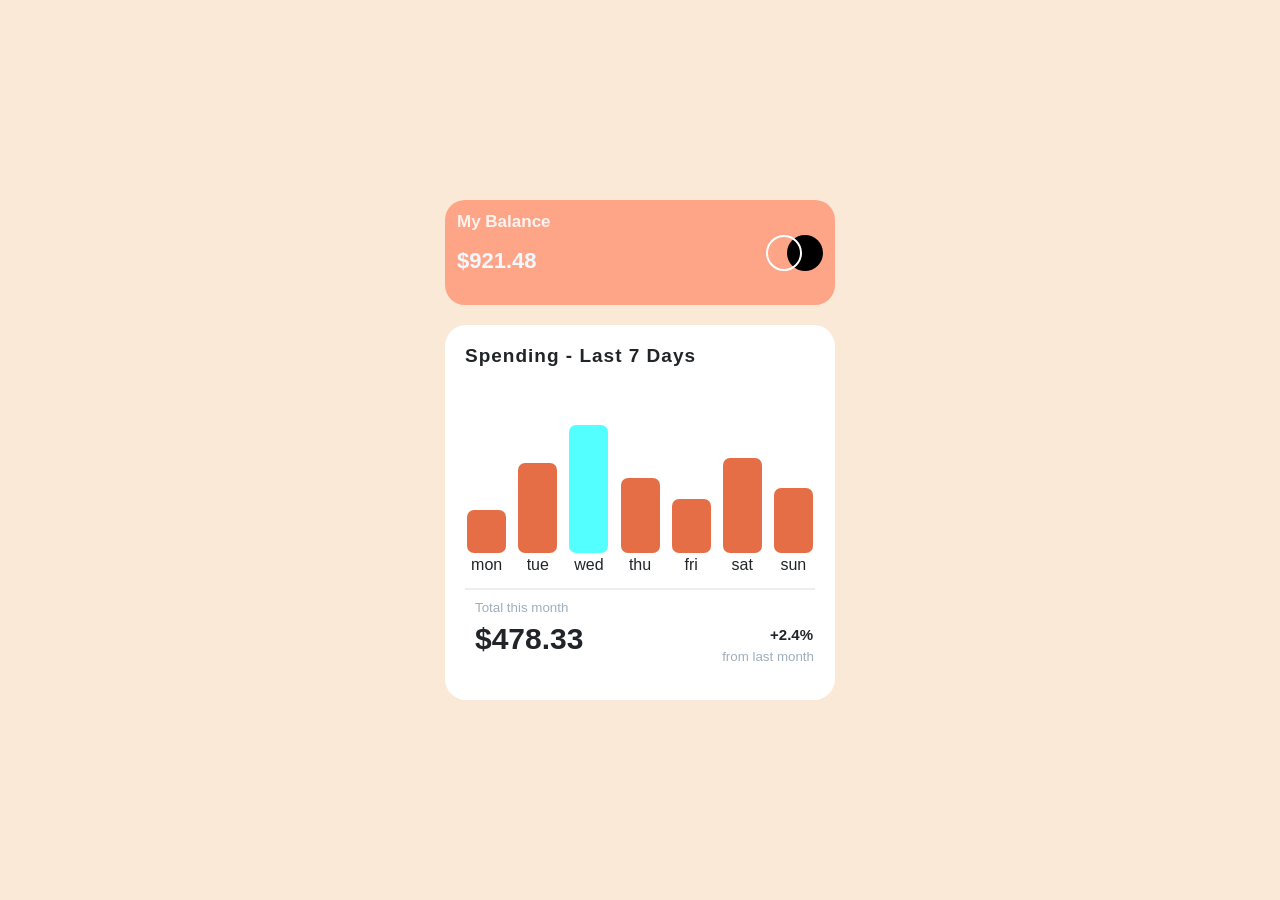
<file: index.html>
<!DOCTYPE html>
<html lang="en">
    <head>
        <meta charset="UTF-8">
        <meta name="viewport" content="width=device-width, initial-scale=1.0">
        <title>TASK5</title>
        <link
            href="https://cdn.jsdelivr.net/npm/bootstrap@5.3.8/dist/css/bootstrap.min.css"
            rel="stylesheet"
            integrity="sha384-sRIl4kxILFvY47J16cr9ZwB07vP4J8+LH7qKQnuqkuIAvNWLzeN8tE5YBujZqJLB"
            crossorigin="anonymous">
        <link rel="stylesheet" href="style.css">
    </head>
    <body>
        <div class="container">

            <!-- Balance Container -->
            <header class="top-card">
                <div class="balance">
                    <h3 class="balance-title"> my Balance</h3>
                    <p class="balance-amount">$921.48 </p>
                </div>
                <!-- Circle  -->
                <div class="circle-light">
                </div>
                <div class="circle-dark ">
                </div>
                <!-- </div> -->

            </header>
            <section class="spending-card">
            
                <div class="spending">
                    <h3 class="spending-title">Spending - Last 7 days</h3>
                    <!-- Days Container -->
                    <div class="days">

                        <div class="mon"> <div class="bar1"></div><span>mon</span></div>
                        <div class="tue"> <div class="bar2"></div><span>tue</span> </div>
                        <div class="wed"> <div class="bar3"></div> <span>wed</span></div>
                        <div class="thu"> <div class="bar4"></div> <span>thu</span></div>
                        <div class="fri"><div class="bar5"></div><span>fri</span></div>
                        <div class="sat"> <div class="bar6"></div><span>sat</span></div>
                        <div class="sun"> <div class="bar7"></div><span>sun </span></div>


                    </div>

                    <!-- Total Container -->
                    <div class="total-card">
                    <div class="total">
                        <h3 class="total-title">Total this month</h3>
                        <p class="total-amount">$478.33</p>
                    </div>
                        <div class="total-change">
                            <h3 class="change-percentage">+2.4%</h3>
                            <p class="change-description">from last month</p>
                        </div>
                    </div>
                    </div>

                </div>
            </section>
        </div>

    </body>
</html>
</file>
<file: style.css>
* {
    box-sizing: border-box;
    padding: 0;
    margin: 0;
    /* background-color: #ffffff; */
}

body {
    font-family: Arial, Helvetica, sans-serif;
    min-height: 100vh;
    display: flex;
    justify-content: center;
    align-items: center;
    background-color: rgba(243, 203, 158, 0.409);
}

.container {
    max-width: 450px;
    width: 100%;
    display: flex;
    margin: 30px 40px;
    padding: 30px;
    flex-direction: column;
    gap: 20px;
}
.top-card {
    display: flex;
    justify-content: space-between;
    align-items: center;
    text-transform: capitalize;
    position: relative;
    border-radius: 20px;
    background-color: #ffa587;
    padding: 12px 12px;
}
.top-card h3 {
    padding-bottom: 12px;
    color: #ffffff8a;
    font-weight: 400;
}
.top-card .balance-title {
    padding-bottom: 4px;
    color: #ffffffde;
    font-weight: 600;
    font-size: 17px;
}

.top-card .balance-amount {
    font-size: 22px;
    font-weight: 900;
    color: aliceblue;
}
.top-card .circle-light {
    width: 36px;
    height: 36px;
    /* background-color: black; */
    border: 2px white solid;
    border-radius: 50%;
    position: absolute;
    right: 33px;

    /* top: 29px; */
}

.top-card .circle-dark {
    width: 36px;
    height: 36px;
    background-color: black;
    border-radius: 50%;
    /* position: absolute; */
}
/* .change-description,.total-title, .days,.balance-title{
    color: #ffffff8a;
    font-weight: 400;
} */
/*      ---------------------------- */
.spending-card {
    display: flex;
    flex-direction: column;
    background-color: #ffffff;
    padding: 20px 20px;
    border-radius: 21px;
}
.spending-title {
    font-size: 19px;
    font-weight: 700;
    text-transform: capitalize;
    letter-spacing: 1px;
    padding-bottom: 14px;
}
.spending-card .days {
    display: flex;
    height: 200px;
    justify-content: space-evenly;
    align-items: end;
    /* padding-bottom: 20px; */
    gap: 10px;
    text-align: center;
    border-bottom: 2px #eee solid;
    padding-bottom: 11px;
}
.bar1,
.bar2,
.bar3,
.bar4,
.bar5,
.bar6,
.bar7 {
    width: 39px;
    border-radius: 7px;
    background-color: #df430fc4;
}
.spending-card .days .mon .bar1 {
    /* width: 32px; */
    height: 43px;
    /* border-radius: 4px;
    background-color: #df430f; */
}
.spending-card .days .tue .bar2 {
    height: 90px;
}

.spending-card .days .wed .bar3 {
    background-color: #00ffffab;
    height: 128px;
}
.spending-card .days .thu .bar4 {
    height: 75px;
}
.spending-card .days .fri .bar5 {
    height: 54px;
}
.spending-card .days .sat .bar6 {
    height: 95px;
}
.spending-card .days .sun .bar7 {
    height: 65px;
}
/*----------------------- total card --------------*/
.total-card {
    display: flex;
    justify-content: space-between;
    align-items: center;
    padding: 10px;
    line-height: 1;
    position: relative;
}
.total-title,
.change-description {
    font-size: smaller;
    font-weight: lighter;
    color: #9faebd;
}
.total-amount {
    font-size: 30px;
    font-weight: 800;
}
.total-change {
    position: absolute;
    bottom: 1px;
    right: 1px;
}
.change-percentage {
    position: absolute;
    font-size: 15px;
    top: -24px;
    right: 1px;
    font-weight: 800;
}
</file>
<file: task5.css>
* {
    box-sizing: border-box;
    padding: 0;
    margin: 0;
    /* background-color: #ffffff; */
}

body {
    font-family: Arial, Helvetica, sans-serif;
    min-height: 100vh;
    display: flex;
    justify-content: center;
    align-items: center;
    background-color: rgba(243, 203, 158, 0.409);
}

.container {
    max-width: 450px;
    width: 100%;
    display: flex;
    margin: 30px 40px;
    padding: 30px;
    flex-direction: column;
    gap: 20px;
}
.top-card {
    display: flex;
    justify-content: space-between;
    align-items: center;
    text-transform: capitalize;
    position: relative;
    border-radius: 20px;
    background-color: #ffa587;
    padding: 12px 12px;
}
.top-card h3 {
    padding-bottom: 12px;
    color: #ffffff8a;
    font-weight: 400;
}
.top-card .balance-title {
    padding-bottom: 4px;
    color: #ffffffde;
    font-weight: 600;
    font-size: 17px;
}

.top-card .balance-amount {
    font-size: 22px;
    font-weight: 900;
    color: aliceblue;
}
.top-card .circle-light {
    width: 36px;
    height: 36px;
    /* background-color: black; */
    border: 2px white solid;
    border-radius: 50%;
    position: absolute;
    right: 33px;

    /* top: 29px; */
}

.top-card .circle-dark {
    width: 36px;
    height: 36px;
    background-color: black;
    border-radius: 50%;
    /* position: absolute; */
}
/* .change-description,.total-title, .days,.balance-title{
    color: #ffffff8a;
    font-weight: 400;
} */
/*      ---------------------------- */
.spending-card {
    display: flex;
    flex-direction: column;
    background-color: #ffffff;
    padding: 20px 20px;
    border-radius: 21px;
}
.spending-title {
    font-size: 19px;
    font-weight: 700;
    text-transform: capitalize;
    letter-spacing: 1px;
    padding-bottom: 14px;
}
.spending-card .days {
    display: flex;
    height: 200px;
    justify-content: space-evenly;
    align-items: end;
    /* padding-bottom: 20px; */
    gap: 10px;
    text-align: center;
    border-bottom: 2px #eee solid;
    padding-bottom: 11px;
}
.bar1,
.bar2,
.bar3,
.bar4,
.bar5,
.bar6,
.bar7 {
    width: 39px;
    border-radius: 7px;
    background-color: #df430fc4;
}
.spending-card .days .mon .bar1 {
    /* width: 32px; */
    height: 43px;
    /* border-radius: 4px;
    background-color: #df430f; */
}
.spending-card .days .tue .bar2 {
    height: 90px;
}

.spending-card .days .wed .bar3 {
    background-color: #00ffffab;
    height: 128px;
}
.spending-card .days .thu .bar4 {
    height: 75px;
}
.spending-card .days .fri .bar5 {
    height: 54px;
}
.spending-card .days .sat .bar6 {
    height: 95px;
}
.spending-card .days .sun .bar7 {
    height: 65px;
}
/*----------------------- total card --------------*/
.total-card {
    display: flex;
    justify-content: space-between;
    align-items: center;
    padding: 10px;
    line-height: 1;
    position: relative;
}
.total-title,
.change-description {
    font-size: smaller;
    font-weight: lighter;
    color: #9faebd;
}
.total-amount {
    font-size: 30px;
    font-weight: 800;
}
.total-change {
    position: absolute;
    bottom: 1px;
    right: 1px;
}
.change-percentage {
    position: absolute;
    font-size: 15px;
    top: -24px;
    right: 1px;
    font-weight: 800;
}
</file>
